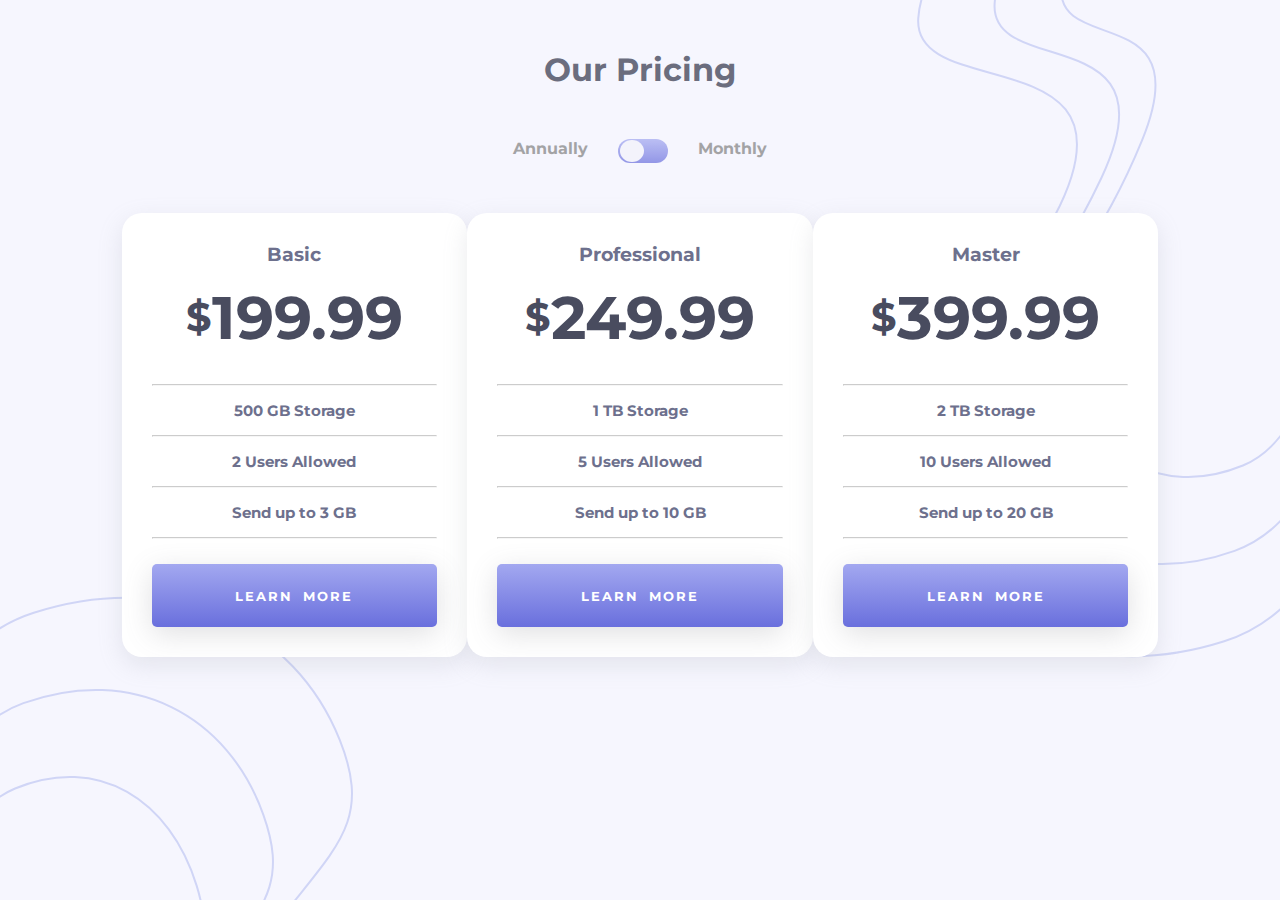
<file: index.html>
<!DOCTYPE html>
<html lang="en">
<head>
    <meta charset="UTF-8">
    <meta name="viewport" content="width=device-width, initial-scale=1.0">
    <title>Document</title>
    <link rel="stylesheet" href="p1.css">
</head>
<body>
    <div class="container">
        <h1>Our Pricing</h1>
        <div class="inner-container">
            <label class="Anually">Annually</label>
            <label class="switch">
                <input type="checkbox" class="checkbox">
                <span class="slider round"></span>
            </label>
            <label class="Monthly">Monthly</label>
        </div>

        <div class="card-container">
            <div class="card-one">
                <h3>Basic</h3>
                <p class="price"><span class="dollar">$</span>199.99</p>
                <hr>
                <ul class="list-items">
                    <li class="items">500 GB Storage</li>
                    <hr>
                    <li class="items">2 Users Allowed</li>
                    <hr>
                    <li class="items">Send up to 3 GB</li>
                    <hr>
                </ul>
                <button class="button">LEARN MORE</button>
            </div>
            <div class="card-one">
                <h3>Professional</h3>
                <p class="price"><span class="dollar">$</span>249.99</p>
                <hr>
                <ul class="list-items">
                    <li class="items">1 TB Storage</li>
                    <hr>
                    <li class="items">5 Users Allowed</li>
                    <hr>
                    <li class="items">Send up to 10 GB</li>
                    <hr>
                </ul>
                <button class="button">LEARN MORE</button>
            </div>
            <div class="card-one">
                <h3>Master</h3>
                <p class="price"><span class="dollar">$</span>399.99</p>
                <hr>
                <ul class="list-items">
                    <li class="items">2 TB Storage</li>
                    <hr>
                    <li class="items">10 Users Allowed</li>
                    <hr>
                    <li class="items">Send up to 20 GB</li>
                    <hr>
                </ul>
                <button class="button">LEARN MORE</button>
            </div>
        </div>
    </div>
</body>
</html>
</file>
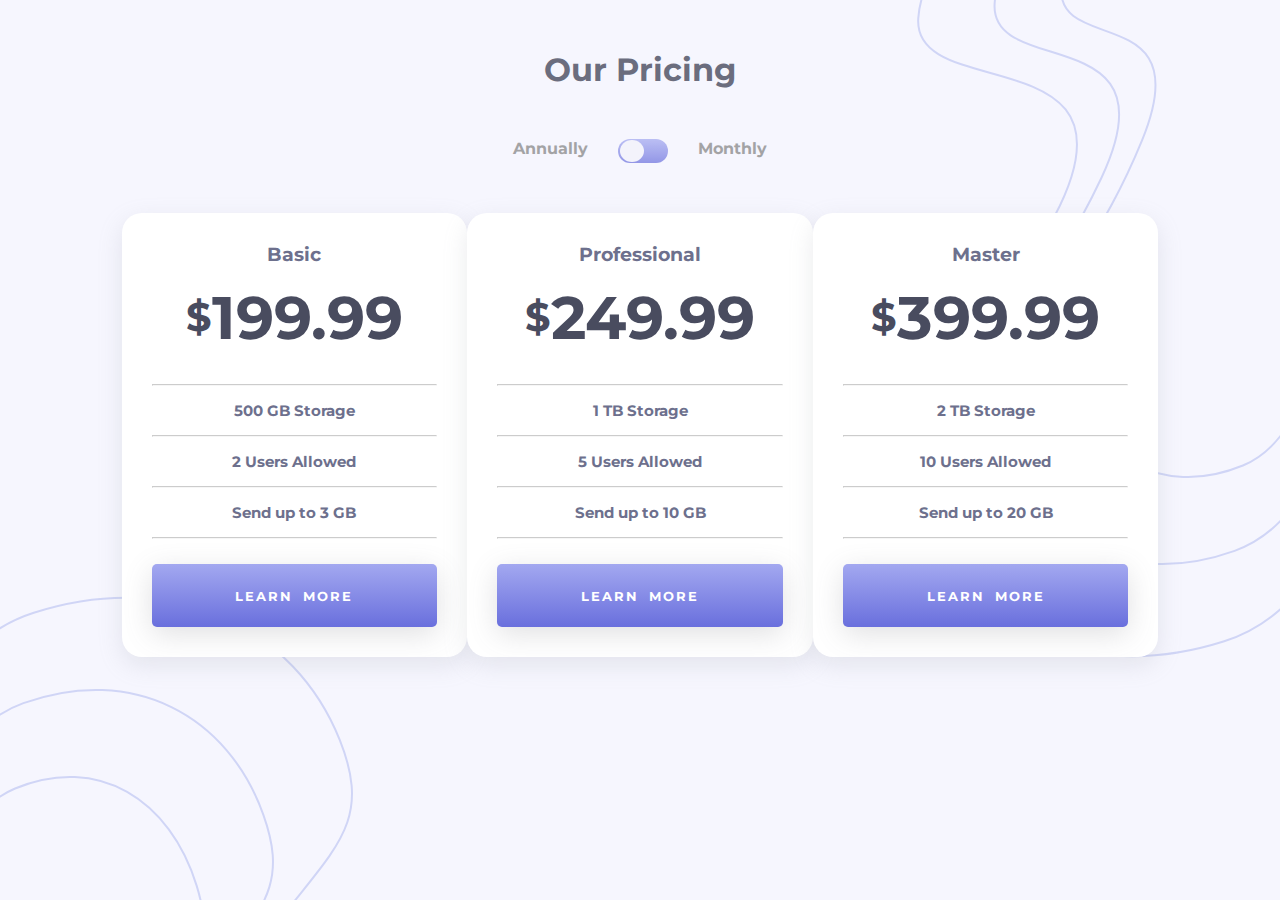
<file: p1.html>
<!DOCTYPE html>
<html lang="en">
<head>
    <meta charset="UTF-8">
    <meta name="viewport" content="width=device-width, initial-scale=1.0">
    <title>Document</title>
    <link rel="stylesheet" href="p1.css">
</head>
<body>
    <div class="container">
        <h1>Our Pricing</h1>
        <div class="inner-container">
            <label class="Anually">Annually</label>
            <label class="switch">
                <input type="checkbox" class="checkbox">
                <span class="slider round"></span>
            </label>
            <label class="Monthly">Monthly</label>
        </div>

        <div class="card-container">
            <div class="card-one">
                <h3>Basic</h3>
                <p class="price"><span class="dollar">$</span>199.99</p>
                <hr>
                <ul class="list-items">
                    <li class="items">500 GB Storage</li>
                    <hr>
                    <li class="items">2 Users Allowed</li>
                    <hr>
                    <li class="items">Send up to 3 GB</li>
                    <hr>
                </ul>
                <button class="button">LEARN MORE</button>
            </div>
            <div class="card-one">
                <h3>Professional</h3>
                <p class="price"><span class="dollar">$</span>249.99</p>
                <hr>
                <ul class="list-items">
                    <li class="items">1 TB Storage</li>
                    <hr>
                    <li class="items">5 Users Allowed</li>
                    <hr>
                    <li class="items">Send up to 10 GB</li>
                    <hr>
                </ul>
                <button class="button">LEARN MORE</button>
            </div>
            <div class="card-one">
                <h3>Master</h3>
                <p class="price"><span class="dollar">$</span>399.99</p>
                <hr>
                <ul class="list-items">
                    <li class="items">2 TB Storage</li>
                    <hr>
                    <li class="items">10 Users Allowed</li>
                    <hr>
                    <li class="items">Send up to 20 GB</li>
                    <hr>
                </ul>
                <button class="button">LEARN MORE</button>
            </div>
        </div>
    </div>
</body>
</html>
</file>
<file: p1.css>
@import url('https://fonts.googleapis.com/css2?family=Montserrat:ital,wght@0,100..900;1,100..900&display=swap');
*{
    margin: 0;
    padding: 0;
    font-family: Montserrat;
    font-weight: 700;
    box-sizing: border-box;
}
.container{
    display: flex;
    align-items: center;
    flex-direction: column;
    gap: 50px;
    background-image:url(./bg-top.svg),url(./bg-bottom.svg);
    background-position:top right,bottom left;
    background-repeat: no-repeat;
    background-color: hsl(240, 78%, 98%);

}
.container h1{
    margin-top: 50px;
    color:hsl(232, 13%, 33%);
    opacity: 0.8;
}
.inner-container{
    display: flex;
    gap: 30px;
    color: gray;
    opacity: 0.7;
    background-color: hsl(240, 78%, 98%);
}
.checkbox{
    display: none;
}
/* Toggle Switch Css */
.switch {
    position: relative;
    display: inline-block;
    width: 50px;
    height: 24px;
}

.slider {
    position: absolute;
    cursor: pointer;
    top: 0;
    left: 0;
    right: 0;
    bottom: 0;
    background-image: linear-gradient(hsl(236, 72%, 79%), hsl(237, 63%, 64%));
    -webkit-transition: .4s;
    transition: .4s;
}

.slider:before {
    position: absolute;
    content: "";
    height: 22px;
    width: 24px;
    left: 2px;
    bottom: 1px;
    background-color: rgb(243, 243, 251);
    -webkit-transition: .4s;
    transition: .4s;
}

input:checked+.slider {
    background-image: linear-gradient(hsl(236, 72%, 79%), hsl(237, 63%, 64%));
}

input:checked+.slider:before {
    -webkit-transform: translateX(26px);
    -ms-transform: translateX(26px);
    transform: translateX(26px);
}

.slider.round {
    border-radius: 34px;
}

.slider.round:before {
    border-radius: 50%;
}
/* end of  toggle  css*/

.card-one{
   text-align: center;
   background-color: white;
   padding: 20px;
   width: 80vw;
   padding: 30px;
   box-shadow: rgba(149, 157, 165, 0.2) 0px 8px 24px;
   border-radius: 20px;
   overflow-x: auto;
   color: hsl(233, 13%, 49%);
}
.card-container{
  display: flex;
  flex-direction: column;
  gap: 50px;
  color: hsl(0, 6%, 20%);
}
hr{
    opacity: 0.5;
}

.list-items{
    list-style: none;
    display: flex;
    flex-direction: column;
}
.items{
    margin-top: 15px;
    margin-bottom: 15px;
    font-size: 13px;
 
}
.price{
    font-size:60px ;
    font-weight: bold;
    margin-top: 15px;
    margin-bottom:30px;
    color:hsl(232, 13%, 33%);
}
.dollar{
    font-size: 40px;
    margin-bottom:20px;
    position: relative;
    bottom: 8px;
}
.button{
    margin-top: 20px;
    width: 68vw;
    height: 7vh;
    background-image: linear-gradient(hsl(236, 72%, 79%), hsl(237, 63%, 64%));
    font-weight: bold;
    border: 0px;
    border-radius: 5px;
    box-shadow: rgba(100, 100, 111, 0.2) 0px 7px 29px 0px;
    color: white;
    word-spacing: 4px;
}
.button{
    letter-spacing: 2px;
}
.card-one:hover{
    transform: scale(1.05);
    background-image: linear-gradient(hsl(236, 72%, 79%), hsl(237, 67%, 64%));
    color: white;
}
 .card-one:hover .price{
    color: white;
 }
.card-one:hover .button{
    background-image: none;
    color: hsl(237, 67%, 64%);

}
@media(min-width:1000px){
    .card-container{
        display: flex;
        flex-direction: row;
        gap: 0px;
    }
    .card-one{
        width: 27vw;
    }
    .button{
        width: 100%;
        margin-top: 25px;
    }
    .items{
        font-size: 15px;
    }
    .container{
        height: 100vh;
    }
}
</file>
